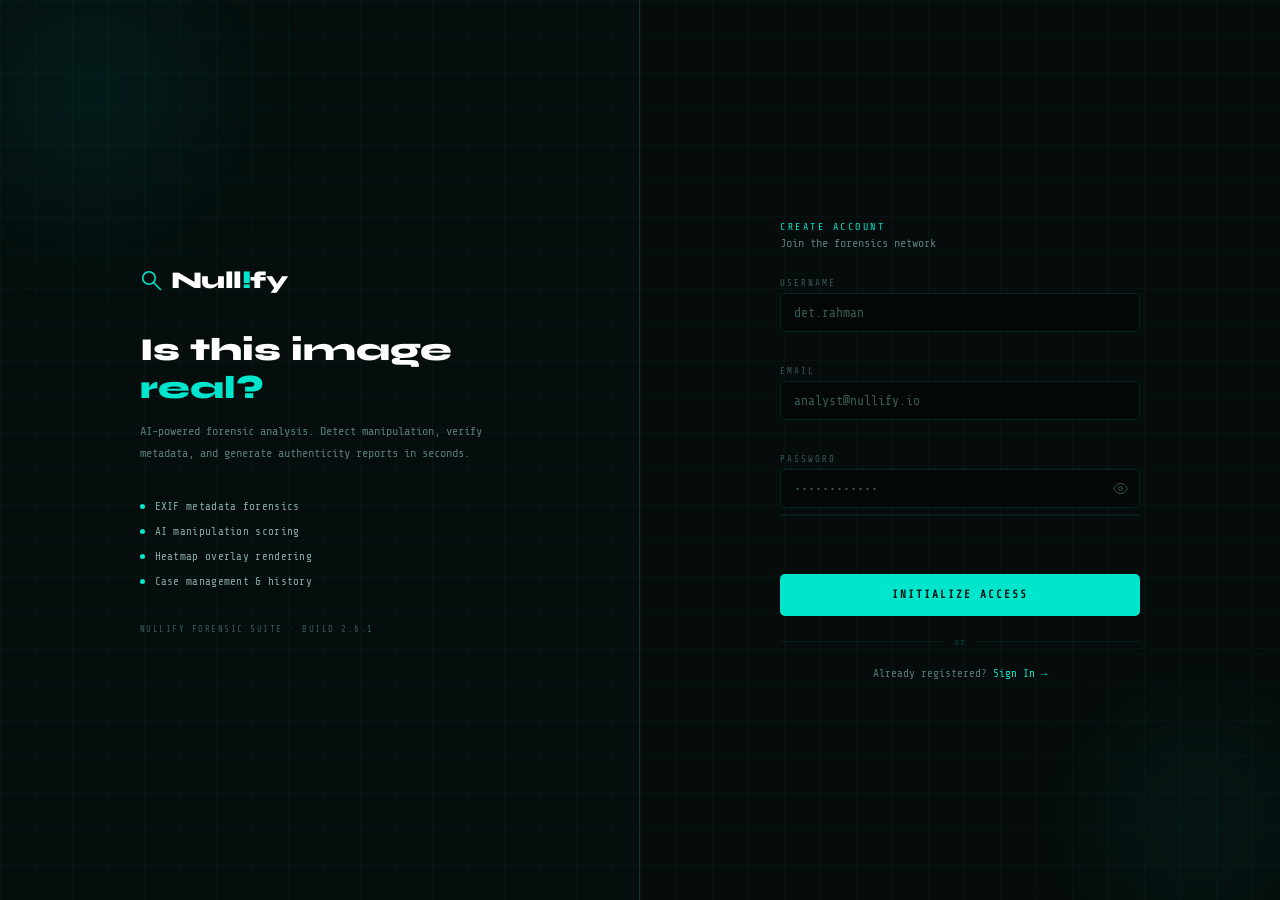
<file: frontend/index.html>
<!DOCTYPE html>
<html lang="en">

<head>
    <meta charset="UTF-8" />
    <meta name="viewport" content="width=device-width, initial-scale=1.0" />
    <title>Null!fy · Forensic Image Analysis</title>
    <link rel="stylesheet" href="login.css" />
    <link rel="preconnect" href="https://fonts.googleapis.com" />
    <link href="https://fonts.googleapis.com/css2?family=Share+Tech+Mono&family=Syne:wght@400;700;800&display=swap"
        rel="stylesheet" />
</head>

<body>

    <div class="login-wrapper">

        <!-- ── LEFT: Branding Panel ── -->
        <div class="branding-panel">
            <div class="grid-bg"></div>
            <div class="glow glow--tl"></div>

            <div class="branding-inner">

                <div class="logo">
                    <svg class="logo-icon" width="22" height="22" viewBox="0 0 22 22" fill="none">
                        <circle cx="9" cy="9" r="6.25" stroke="#00e5cc" stroke-width="1.6" />
                        <line x1="13.8" y1="13.8" x2="20.5" y2="20.5" stroke="#00e5cc" stroke-width="1.6"
                            stroke-linecap="round" />
                    </svg>
                    <span class="logo-text">Null<span class="logo-accent">!</span>fy</span>
                </div>

                <div class="hero">
                    <h1 class="hero-heading">Is this image <span class="accent">real?</span></h1>
                    <p class="hero-sub">AI-powered forensic analysis. Detect manipulation, verify metadata, and generate
                        authenticity reports in seconds.</p>
                </div>

                <ul class="feature-list">
                    <li><span class="dot"></span>EXIF metadata forensics</li>
                    <li><span class="dot"></span>AI manipulation scoring</li>
                    <li><span class="dot"></span>Heatmap overlay rendering</li>
                    <li><span class="dot"></span>Case management &amp; history</li>
                </ul>

                <p class="build-tag">NULLIFY FORENSIC SUITE · BUILD 2.6.1</p>

            </div>
        </div>

        <!-- ── RIGHT: Form Panel ── -->
        <div class="form-panel">
            <div class="grid-bg"></div>
            <div class="glow glow--br"></div>

            <div class="form-inner">

                <!-- SIGN UP FORM -->
                <form class="auth-form" id="signupForm" novalidate>

                    <div class="form-header">
                        <p class="form-label">Create Account</p>
                        <p class="form-sub">Join the forensics network</p>
                    </div>

                    <div class="field-group">
                        <label for="username">Username</label>
                        <input type="text" id="username" placeholder="det.rahman" autocomplete="username" />
                        <span class="field-error" id="err-username"></span>
                    </div>

                    <div class="field-group">
                        <label for="email">Email</label>
                        <input type="email" id="email" placeholder="analyst@nullify.io" autocomplete="email" />
                        <span class="field-error" id="err-email"></span>
                    </div>

                    <div class="field-group">
                        <label for="password">Password</label>
                        <div class="password-wrap">
                            <input type="password" id="password" placeholder="••••••••••••"
                                autocomplete="new-password" />
                            <button type="button" class="toggle-pw" id="togglePw"
                                aria-label="Toggle password visibility">
                                <svg class="eye-icon" viewBox="0 0 24 24" fill="none" stroke="currentColor"
                                    stroke-width="1.6" stroke-linecap="round" stroke-linejoin="round">
                                    <path d="M1 12s4-8 11-8 11 8 11 8-4 8-11 8-11-8-11-8z" />
                                    <circle cx="12" cy="12" r="3" />
                                </svg>
                            </button>
                        </div>
                        <div class="pw-strength-wrap" id="pwStrengthWrap">
                            <div class="pw-strength-bar" id="pwBar"></div>
                        </div>
                        <span class="pw-strength-label" id="pwLabel"></span>
                        <span class="field-error" id="err-password"></span>
                    </div>

                    <button type="submit" class="btn-primary" id="submitBtn">
                        <span class="btn-text">Initialize Access</span>
                        <div class="btn-spinner" id="btnSpinner"></div>
                    </button>

                    <div class="divider"><span>or</span></div>

                    <p class="switch-link">Already registered? <a href="#" id="switchToLogin">Sign In →</a></p>

                </form>

                <!-- LOGIN FORM -->
                <form class="auth-form hidden" id="loginForm" novalidate>

                    <div class="form-header">
                        <p class="form-label">Welcome Back</p>
                        <p class="form-sub">Access the forensics suite</p>
                    </div>

                    <div class="field-group">
                        <label for="loginEmail">Email</label>
                        <input type="email" id="loginEmail" placeholder="analyst@nullify.io" autocomplete="email" />
                        <span class="field-error" id="err-loginEmail"></span>
                    </div>

                    <div class="field-group">
                        <label for="loginPassword">Password</label>
                        <div class="password-wrap">
                            <input type="password" id="loginPassword" placeholder="••••••••••••"
                                autocomplete="current-password" />
                            <button type="button" class="toggle-pw" id="toggleLoginPw"
                                aria-label="Toggle password visibility">
                                <svg class="eye-icon" viewBox="0 0 24 24" fill="none" stroke="currentColor"
                                    stroke-width="1.6" stroke-linecap="round" stroke-linejoin="round">
                                    <path d="M1 12s4-8 11-8 11 8 11 8-4 8-11 8-11-8-11-8z" />
                                    <circle cx="12" cy="12" r="3" />
                                </svg>
                            </button>
                        </div>
                        <span class="field-error" id="err-loginPassword"></span>
                    </div>

                    <button type="submit" class="btn-primary" id="loginBtn">
                        <span class="btn-text">Sign In</span>
                        <div class="btn-spinner" id="loginSpinner"></div>
                    </button>

                    <div class="divider"><span>or</span></div>

                    <p class="switch-link">No account yet? <a href="#" id="switchToSignup">Create one →</a></p>

                </form>

                <!-- TOAST -->
                <div class="toast" id="toast"></div>

            </div>
        </div>

    </div>

    <script src="login.js"></script>

</body>

</html>
</file>
<file: frontend/login.css>
/* Reset */
*,
*::before,
*::after {
    box-sizing: border-box;
    margin: 0;
    padding: 0;
}

/* Design Tokens */
:root {
    --bg-deep: #060c0b;
    --bg-panel-l: #050e0d;
    --bg-input: rgba(0, 0, 0, 0.40);
    --accent: #00e5cc;
    --accent-press: #00c4ae;
    --accent-dim: rgba(0, 229, 204, 0.12);
    --accent-glow-tl: rgba(0, 229, 204, 0.07);
    --accent-glow-br: rgba(0, 229, 204, 0.055);
    --border-panel: #1a2e2b;
    --border-input: rgba(0, 229, 204, 0.13);
    --border-input-err: #e05555;
    --text-white: #ffffff;
    --text-body: #c8f0ec;
    --text-muted: #5a7a76;
    --text-dimmer: #3a5a56;
    --font-mono: 'Share Tech Mono', 'Courier New', monospace;
    --font-display: 'Syne', sans-serif;
    --grid-size: 36px;
    --ease: 0.2s ease;
    --radius-sm: 5px;
    --radius-md: 8px;
    --radius-lg: 14px;
}

/* Base */
html,
body {
    height: 100%;
}

body {
    background: var(--bg-deep);
    color: var(--text-body);
    font-family: var(--font-mono);
    -webkit-font-smoothing: antialiased;
    min-height: 100vh;
}

/* Layout */
.login-wrapper {
    display: grid;
    grid-template-columns: 1fr 1fr;
    min-height: 100vh;
}

/* Grid overlay */
.grid-bg {
    position: absolute;
    inset: 0;
    background-image:
        linear-gradient(rgba(0, 229, 204, 0.033) 1px, transparent 1px),
        linear-gradient(90deg, rgba(0, 229, 204, 0.033) 1px, transparent 1px);
    background-size: var(--grid-size) var(--grid-size);
    pointer-events: none;
    z-index: 0;
}

/* Glow orbs */
.glow {
    position: absolute;
    border-radius: 50%;
    pointer-events: none;
    z-index: 0;
}

.glow--tl {
    width: 420px;
    height: 420px;
    top: -120px;
    left: -120px;
    background: radial-gradient(circle, var(--accent-glow-tl) 0%, transparent 68%);
    filter: blur(30px);
}

.glow--br {
    width: 360px;
    height: 360px;
    bottom: -100px;
    right: -100px;
    background: radial-gradient(circle, var(--accent-glow-br) 0%, transparent 68%);
    filter: blur(28px);
}

.branding-panel {
    position: relative;
    background: var(--bg-panel-l);
    border-right: 1px solid var(--border-panel);
    display: flex;
    align-items: center;
    justify-content: center;
    padding: 3rem 2.75rem;
    overflow: hidden;
}

.branding-inner {
    position: relative;
    z-index: 1;
    display: flex;
    flex-direction: column;
    gap: 2.25rem;
    max-width: 360px;
    width: 100%;
    animation: fadeUp 0.6s ease both;
}

/* Logo */
.logo {
    display: flex;
    align-items: center;
    gap: 9px;
}

.logo-icon {
    flex-shrink: 0;
}

.logo-text {
    font-family: var(--font-display);
    font-size: 24px;
    font-weight: 800;
    color: var(--text-white);
    letter-spacing: -0.5px;
}

.logo-accent {
    color: var(--accent);
}

/* Hero */
.hero-heading {
    font-family: var(--font-display);
    font-size: 32px;
    font-weight: 800;
    color: var(--text-white);
    line-height: 1.2;
    margin-bottom: 0.75rem;
}

.accent {
    color: var(--accent);
}

.hero-sub {
    font-size: 12px;
    color: var(--text-muted);
    line-height: 1.85;
}

/* Feature list */
.feature-list {
    list-style: none;
    display: flex;
    flex-direction: column;
    gap: 12px;
}

.feature-list li {
    display: flex;
    align-items: center;
    gap: 10px;
    font-size: 11px;
    color: #8aaaa6;
    letter-spacing: 0.3px;
}

.dot {
    width: 5px;
    height: 5px;
    background: var(--accent);
    border-radius: 50%;
    flex-shrink: 0;
}

/* Build tag */
.build-tag {
    font-size: 9px;
    color: var(--text-dimmer);
    letter-spacing: 1.5px;
    text-transform: uppercase;
}

.form-panel {
    position: relative;
    background: var(--bg-deep);
    display: flex;
    align-items: center;
    justify-content: center;
    padding: 3rem 2.75rem;
    overflow: hidden;
}

.form-inner {
    position: relative;
    z-index: 1;
    width: 100%;
    max-width: 360px;
}

/* Form Header */
.form-header {
    margin-bottom: 1.75rem;
}

.form-label {
    font-size: 10px;
    color: var(--accent);
    letter-spacing: 2.5px;
    text-transform: uppercase;
    margin-bottom: 4px;
}

.form-sub {
    font-size: 12px;
    color: var(--text-muted);
}

/* Auth Forms */
.auth-form {
    display: flex;
    flex-direction: column;
    gap: 0;
    animation: fadeUp 0.55s ease both;
}

.auth-form.hidden {
    display: none;
}

/* Field Group */
.field-group {
    display: flex;
    flex-direction: column;
    margin-bottom: 1rem;
}

.field-group label {
    font-size: 9px;
    color: var(--text-dimmer);
    letter-spacing: 2px;
    text-transform: uppercase;
    margin-bottom: 5px;
}

.field-group input {
    background: var(--bg-input);
    border: 1px solid var(--border-input);
    border-radius: var(--radius-sm);
    padding: 11px 13px;
    color: var(--text-body);
    font-family: var(--font-mono);
    font-size: 13px;
    outline: none;
    transition: border-color var(--ease), box-shadow var(--ease);
    width: 100%;
}

.field-group input::placeholder {
    color: var(--text-dimmer);
    opacity: 1;
}

.field-group input:focus {
    border-color: rgba(0, 229, 204, 0.45);
    box-shadow: 0 0 0 3px rgba(0, 229, 204, 0.07);
}

.field-group input.input--error {
    border-color: var(--border-input-err);
    box-shadow: 0 0 0 3px rgba(224, 85, 85, 0.08);
}

/* Password wrap */
.password-wrap {
    position: relative;
    display: flex;
    align-items: center;
}

.password-wrap input {
    padding-right: 42px;
}

.toggle-pw {
    position: absolute;
    right: 12px;
    background: none;
    border: none;
    cursor: pointer;
    padding: 0;
    display: flex;
    align-items: center;
    color: var(--text-dimmer);
    transition: color var(--ease);
}

.toggle-pw:hover {
    color: var(--accent);
}

.eye-icon {
    width: 15px;
    height: 15px;
}

/* Password Strength */
.pw-strength-wrap {
    height: 2px;
    background: rgba(0, 229, 204, 0.08);
    border-radius: 2px;
    margin-top: 6px;
    overflow: hidden;
}

.pw-strength-bar {
    height: 100%;
    width: 0%;
    border-radius: 2px;
    transition: width 0.3s ease, background 0.3s ease;
}

.pw-strength-label {
    font-size: 9px;
    letter-spacing: 1px;
    text-transform: uppercase;
    margin-top: 4px;
    height: 12px;
    display: block;
}

/* Field Error */
.field-error {
    font-size: 10px;
    color: #e05555;
    margin-top: 4px;
    min-height: 14px;
    display: block;
}

/* Primary Button */
.btn-primary {
    width: 100%;
    background: var(--accent);
    border: none;
    border-radius: var(--radius-sm);
    padding: 12px;
    color: #030e0d;
    font-family: var(--font-mono);
    font-size: 11px;
    font-weight: 700;
    letter-spacing: 2px;
    text-transform: uppercase;
    cursor: pointer;
    margin-top: 0.5rem;
    display: flex;
    align-items: center;
    justify-content: center;
    gap: 8px;
    transition: background var(--ease), transform 0.1s ease, opacity var(--ease);
    position: relative;
    min-height: 42px;
}

.btn-primary:hover {
    background: var(--accent-press);
}

.btn-primary:active {
    transform: scale(0.985);
}

.btn-primary:disabled {
    opacity: 0.6;
    cursor: not-allowed;
    transform: none;
}

/* Spinner */
.btn-spinner {
    width: 14px;
    height: 14px;
    border: 2px solid rgba(3, 14, 13, 0.3);
    border-top-color: #030e0d;
    border-radius: 50%;
    animation: spin 0.7s linear infinite;
    display: none;
    flex-shrink: 0;
}

.btn-primary.loading .btn-spinner {
    display: block;
}

.btn-primary.loading .btn-text {
    opacity: 0.7;
}

/* Divider */
.divider {
    display: flex;
    align-items: center;
    gap: 12px;
    margin: 1.25rem 0;
}

.divider::before,
.divider::after {
    content: '';
    flex: 1;
    height: 1px;
    background: rgba(0, 229, 204, 0.08);
}

.divider span {
    font-size: 10px;
    color: rgba(0, 229, 204, 0.25);
    letter-spacing: 1px;
}

/* Switch Link */
.switch-link {
    text-align: center;
    font-size: 11px;
    color: var(--text-muted);
}

.switch-link a {
    color: var(--accent);
    text-decoration: none;
    transition: opacity var(--ease);
}

.switch-link a:hover {
    opacity: 0.75;
}

.toast {
    position: fixed;
    bottom: 1.75rem;
    left: 50%;
    transform: translateX(-50%) translateY(10px);
    background: #111e1c;
    border: 1px solid var(--border-panel);
    border-radius: var(--radius-md);
    padding: 10px 20px;
    font-size: 11px;
    letter-spacing: 0.5px;
    color: var(--text-body);
    opacity: 0;
    pointer-events: none;
    transition: opacity 0.3s ease, transform 0.3s ease;
    white-space: nowrap;
    z-index: 100;
}

.toast.toast--show {
    opacity: 1;
    transform: translateX(-50%) translateY(0);
}

.toast.toast--success {
    border-color: rgba(0, 229, 204, 0.35);
    color: var(--accent);
}

.toast.toast--error {
    border-color: rgba(224, 85, 85, 0.35);
    color: #e05555;
}

/* ANIMATIONS */
@keyframes fadeUp {
    from {
        opacity: 0;
        transform: translateY(16px);
    }

    to {
        opacity: 1;
        transform: translateY(0);
    }
}

@keyframes spin {
    to {
        transform: rotate(360deg);
    }
}

@media (max-width: 900px) {
    .branding-panel {
        padding: 2.25rem 2rem;
    }

    .hero-heading {
        font-size: 26px;
    }

    .form-panel {
        padding: 2.25rem 2rem;
    }
}

@media (max-width: 768px) {
    .login-wrapper {
        grid-template-columns: 1fr;
        grid-template-rows: auto 1fr;
    }

    .branding-panel {
        border-right: none;
        border-bottom: 1px solid var(--border-panel);
        padding: 1.75rem 1.5rem;
        align-items: flex-start;
    }

    .branding-inner {
        gap: 1rem;
        animation: fadeUp 0.5s ease both;
    }

    .hero-heading {
        font-size: 22px;
    }

    .hero-sub {
        font-size: 11px;
    }

    .feature-list {
        display: none;
    }

    .build-tag {
        display: none;
    }

    .glow--tl {
        width: 260px;
        height: 260px;
        top: -80px;
        left: -80px;
    }

    .form-panel {
        padding: 2rem 1.5rem;
        align-items: flex-start;
    }

    .form-inner {
        max-width: 100%;
    }

    .glow--br {
        width: 200px;
        height: 200px;
        bottom: -60px;
        right: -60px;
    }

    .toast {
        width: calc(100% - 2rem);
        white-space: normal;
        text-align: center;
        bottom: 1rem;
    }
}

@media (max-width: 400px) {
    .hero-heading {
        font-size: 19px;
    }

    .branding-panel {
        padding: 1.25rem 1.25rem;
    }

    .form-panel {
        padding: 1.5rem 1.25rem;
    }
}
</file>
